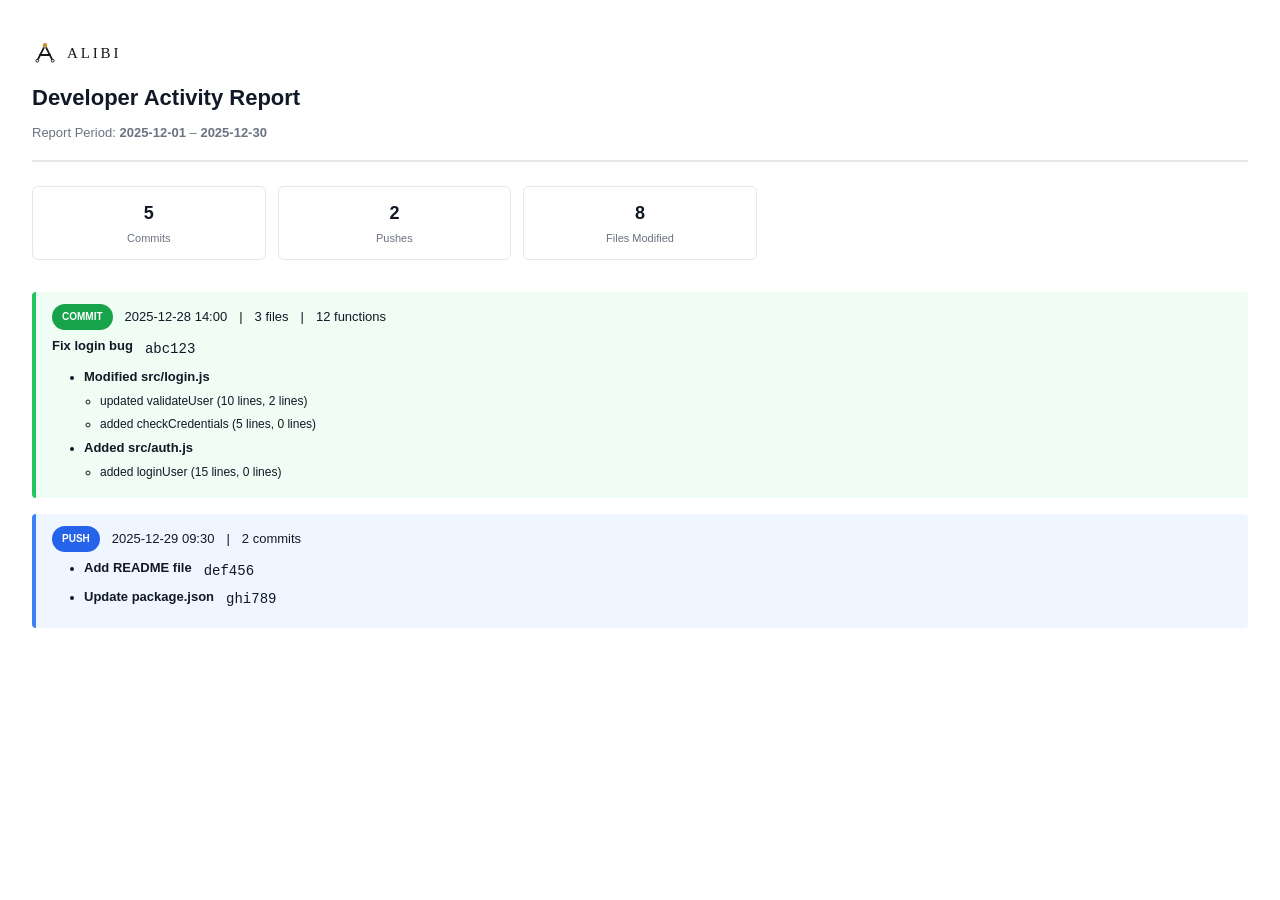
<file: cli/internal/cli/pdf/report.html>
<!DOCTYPE html>
<html lang="en">
  <head>
    <meta charset="UTF-8" />
    <title>Developer Activity Report</title>
    <link rel="icon" href="../../../assets/brand/alibi-favicon.svg" />

    <!--
      DESIGN MOCKUP — not the live template.

      Nothing embeds or reads this file. The report that actually ships is built
      as a Go format string in RenderReport (renderView.go). Open this in a
      browser to iterate on the design, then port the change across.
    -->

    <style>
      /* PDF-safe reset */
      * {
        box-sizing: border-box;
        font-family: -apple-system, BlinkMacSystemFont, "Segoe UI", Roboto,
          "Helvetica Neue", Arial, sans-serif;
      }

      body {
        margin: 0;
        padding: 32px;
        background: #ffffff;
        color: #111827;
        font-size: 12px;
        line-height: 1.6;
      }

      h1,
      h2,
      h3 {
        margin: 0 0 8px;
        font-weight: 600;
      }

      h1 {
        font-size: 22px;
      }

      h2 {
        font-size: 16px;
        margin-top: 24px;
      }

      h3 {
        font-size: 13px;
        margin-bottom: 4px;
      }

      .muted {
        color: #6b7280;
      }

      /* Brand */
      .brand {
        display: flex;
        align-items: center;
        gap: 9px;
        margin-bottom: 14px;
      }

      .brand-mark {
        width: 26px;
        height: 26px;
        display: block;
        color: #16181d;
      }

      .brand-word {
        font-family: "Iowan Old Style", "Palatino Linotype", Palatino,
          "Book Antiqua", Georgia, serif;
        font-size: 15px;
        letter-spacing: 0.19em;
        line-height: 1;
        color: #16181d;
      }

      /* Header */
      .header {
        border-bottom: 2px solid #e5e7eb;
        padding-top: 8px;
        padding-bottom: 16px;
        margin-bottom: 24px;
      }

      .date-range {
        margin-top: 4px;
        font-size: 13px;
      }

      /* Stats grid */
      .stats {
        display: grid;
        grid-template-columns: repeat(5, 1fr);
        gap: 12px;
        margin-bottom: 32px;
      }

      .stat {
        border: 1px solid #e5e7eb;
        border-radius: 6px;
        padding: 12px;
        text-align: center;
      }

      .stat-value {
        font-size: 18px;
        font-weight: 600;
        margin-bottom: 2px;
      }

      .stat-label {
        font-size: 11px;
        color: #6b7280;
      }

      /* Activity list */
      .activity {
        margin-bottom: 16px;
        border-left: 4px solid transparent;
        padding: 12px 16px;
        border-radius: 4px;
      }

      /* Commit styling */
      .commit {
        background: #f0fdf4;
        border-left-color: #22c55e;
      }

      /* Push styling */
      .push {
        background: #eff6ff;
        border-left-color: #3b82f6;
      }

      .activity-header {
        display: flex;
        gap: 12px;
        margin-bottom: 6px;
      }

      .activity-meta-summary {
        display: inline-flex;
        align-items: center;
        gap: 12px;
        font-size: 13px;
      }

      .activity-meta-summary .id {
        font-family: "Courier New", Courier, monospace;
        font-size: 14px;
      }

      /* Commit styling */
      .commit-summary {
        background: #f0fdf4;
        border-left-color: #22c55e;
      }

      /* Push styling */
      .push-summary {
        background: #eff6ff;
        border-left-color: #3b82f6;
      }

      .badge {
        font-size: 10px;
        font-weight: 600;
        padding: 5px 10px;
        border-radius: 999px;
        color: white;
        display: flex;
        align-items: center;
        justify-items: center;
      }

      .badge-commit {
        background: #16a34a;
      }

      .badge-push {
        background: #2563eb;
      }

      .summary {
        margin-top: 6px;
        padding-left: 16px;
      }

      .summary ul {
        margin: 4px 0 0;
        padding-left: 16px;
      }

      .summary li {
        margin-bottom: 4px;
      }

      /* Footer */
      .footer {
        margin-top: 40px;
        border-top: 1px solid #e5e7eb;
        padding-top: 12px;
        font-size: 10px;
        color: #6b7280;
        text-align: center;
      }

      /* Page breaks */
      .page-break {
        page-break-before: always;
      }
    </style>
  </head>
  <body>
    <!-- HEADER -->
    <div class="header">
      <div class="brand">
        <svg class="brand-mark" viewBox="0 0 64 64" fill="none" role="img" aria-label="Alibi">
          <g stroke="currentColor" stroke-width="4.5" stroke-linecap="round">
            <path d="M28.9 19.3 15.2 46.6" />
            <path d="M35.1 19.3 48.8 46.6" />
            <path d="M20 37h24" />
          </g>
          <circle cx="20" cy="37" r="2.8" fill="currentColor" />
          <circle cx="44" cy="37" r="2.8" fill="currentColor" />
          <circle cx="13" cy="51" r="3.4" stroke="currentColor" stroke-width="2.4" />
          <circle cx="51" cy="51" r="3.4" stroke="currentColor" stroke-width="2.4" />
          <circle cx="32" cy="13" r="5.5" fill="#c8912f" />
        </svg>
        <span class="brand-word">ALIBI</span>
      </div>
      <h1>Developer Activity Report</h1>
      <div class="date-range muted">
        Report Period: <strong>2025-12-01</strong> –
        <strong>2025-12-30</strong>
      </div>
    </div>

    <!-- STATS -->
    <div class="stats">
      <div class="stat">
        <div class="stat-value">5</div>
        <div class="stat-label">Commits</div>
      </div>

      <div class="stat">
        <div class="stat-value">2</div>
        <div class="stat-label">Pushes</div>
      </div>

      <div class="stat">
        <div class="stat-value">8</div>
        <div class="stat-label">Files Modified</div>
      </div>
    </div>

    <!-- ACTIVITIES -->
    <div class="activity commit-summary">
      <div class="activity-header">
        <span class="badge badge-commit">COMMIT</span>
        <div class="activity-meta-summary msg">
          <span>2025-12-28 14:00</span> | <span>3 files</span> |
          <span>12 functions</span>
        </div>
      </div>

      <div class="activity-meta-summary">
        <h3 class="msg">Fix login bug</h3>
        <span class="id">abc123</span>
      </div>

      <div class="summary">
        <ul>
          <li>
            <div>
              <h3>Modified src/login.js</h3>
              <ul>
                <li class="fn-line">
                  updated validateUser (10 lines, 2 lines)
                </li>
                <li class="fn-line">
                  added checkCredentials (5 lines, 0 lines)
                </li>
              </ul>
            </div>
          </li>
          <li>
            <div>
              <h3>Added src/auth.js</h3>
              <ul>
                <li class="fn-line">added loginUser (15 lines, 0 lines)</li>
              </ul>
            </div>
          </li>
        </ul>
      </div>
    </div>

    <div class="activity push-summary">
      <div class="activity-header">
        <span class="badge badge-push">PUSH</span>
        <div class="activity-meta-summary msg">
          <span>2025-12-29 09:30</span> |
          <span>2 commits</span>
        </div>
      </div>

      <div class="summary">
        <ul>
          <li>
            <span class="activity-meta-summary">
              <h3 class="msg">Add README file</h3>
              <span class="id">def456</span>
            </span>
          </li>
          <li>
            <span class="activity-meta-summary">
              <h3 class="msg">Update package.json</h3>
              <span class="id">ghi789</span>
            </span>
          </li>
        </ul>
      </div>
    </div>
  </body>
</html>
</file>
